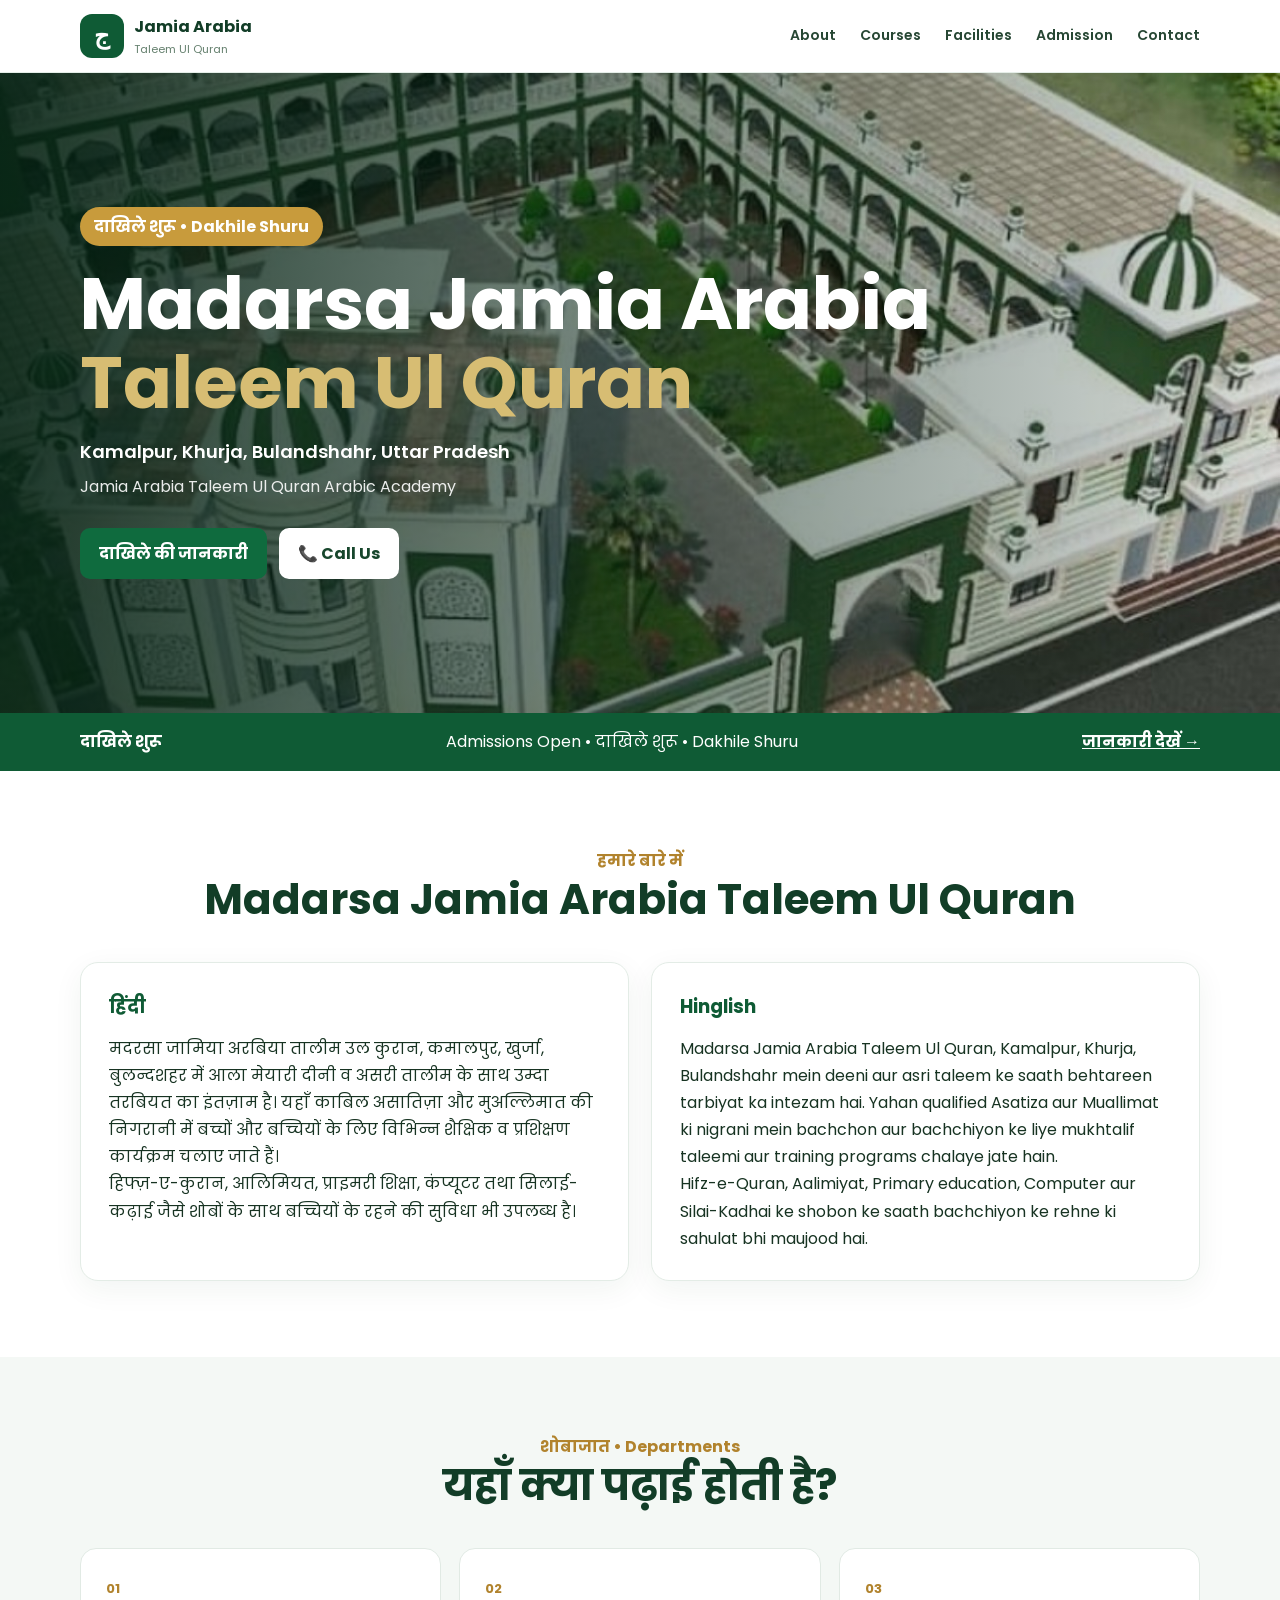
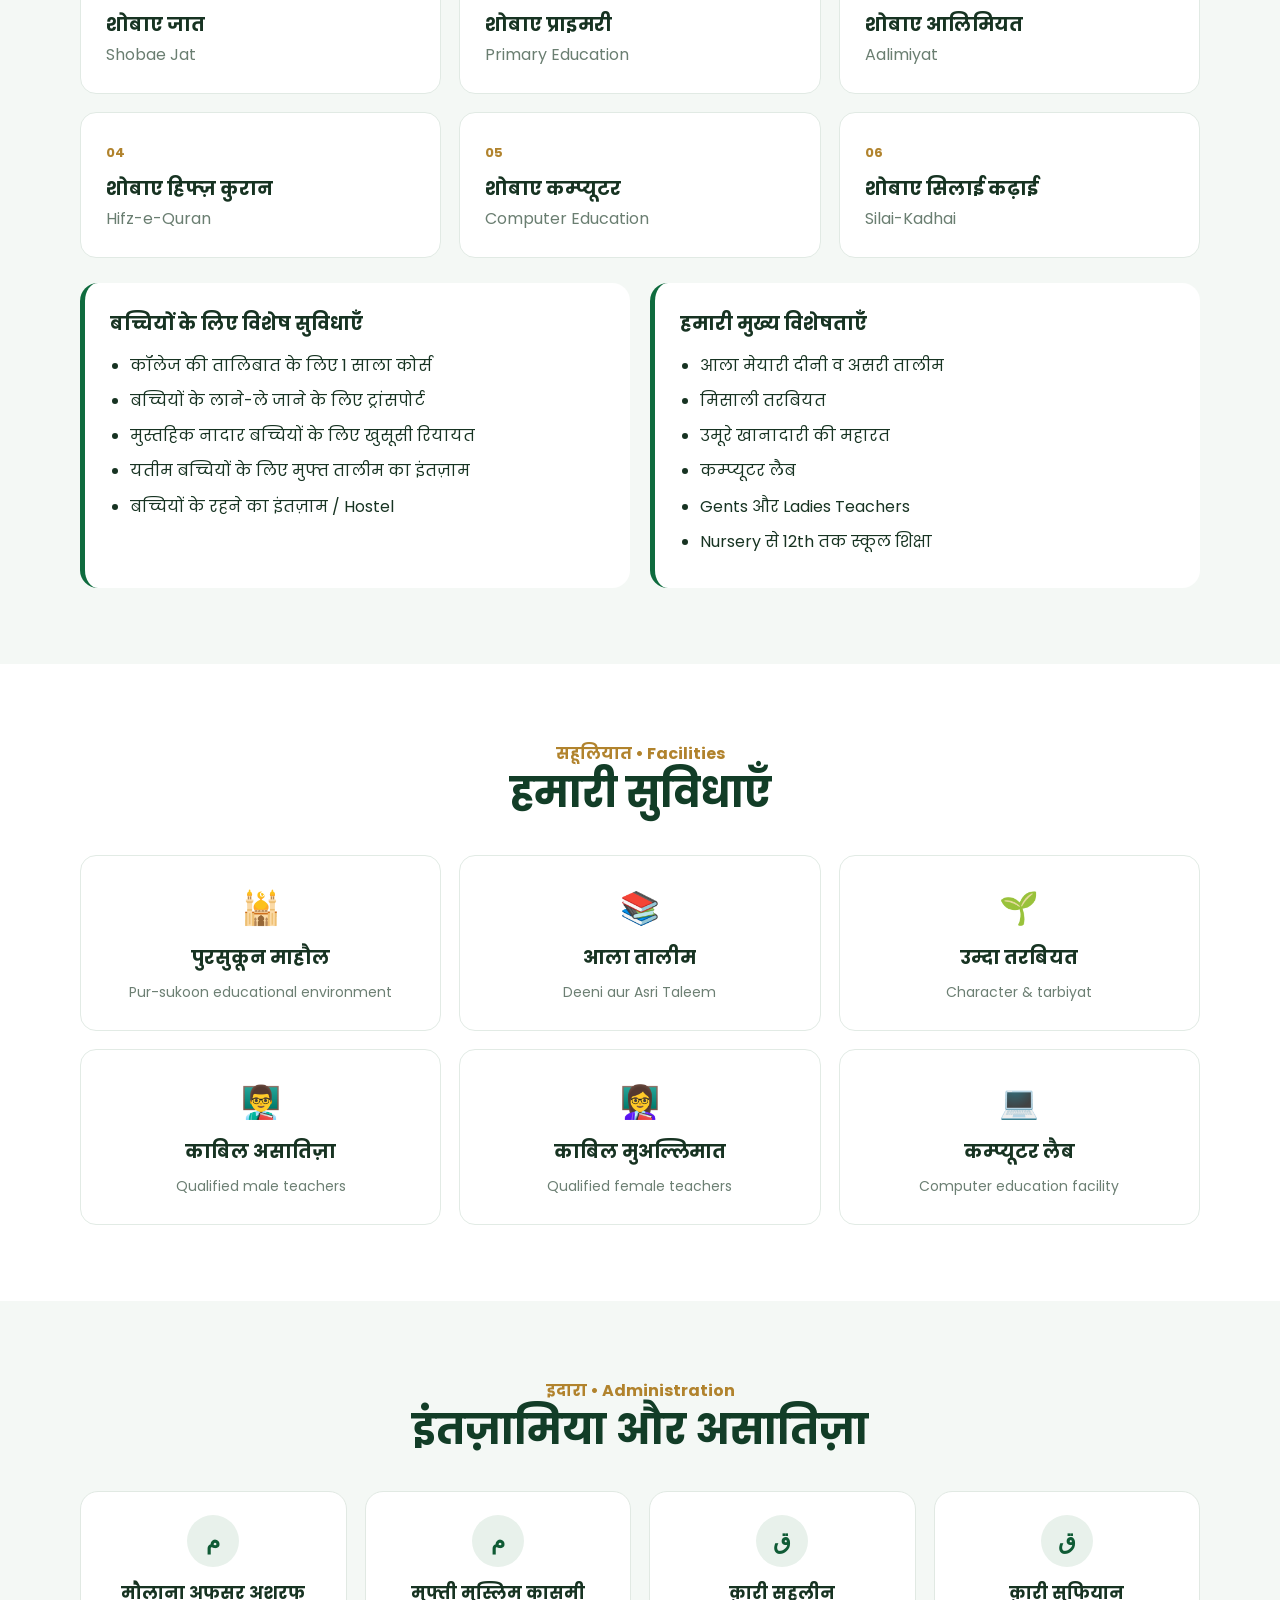
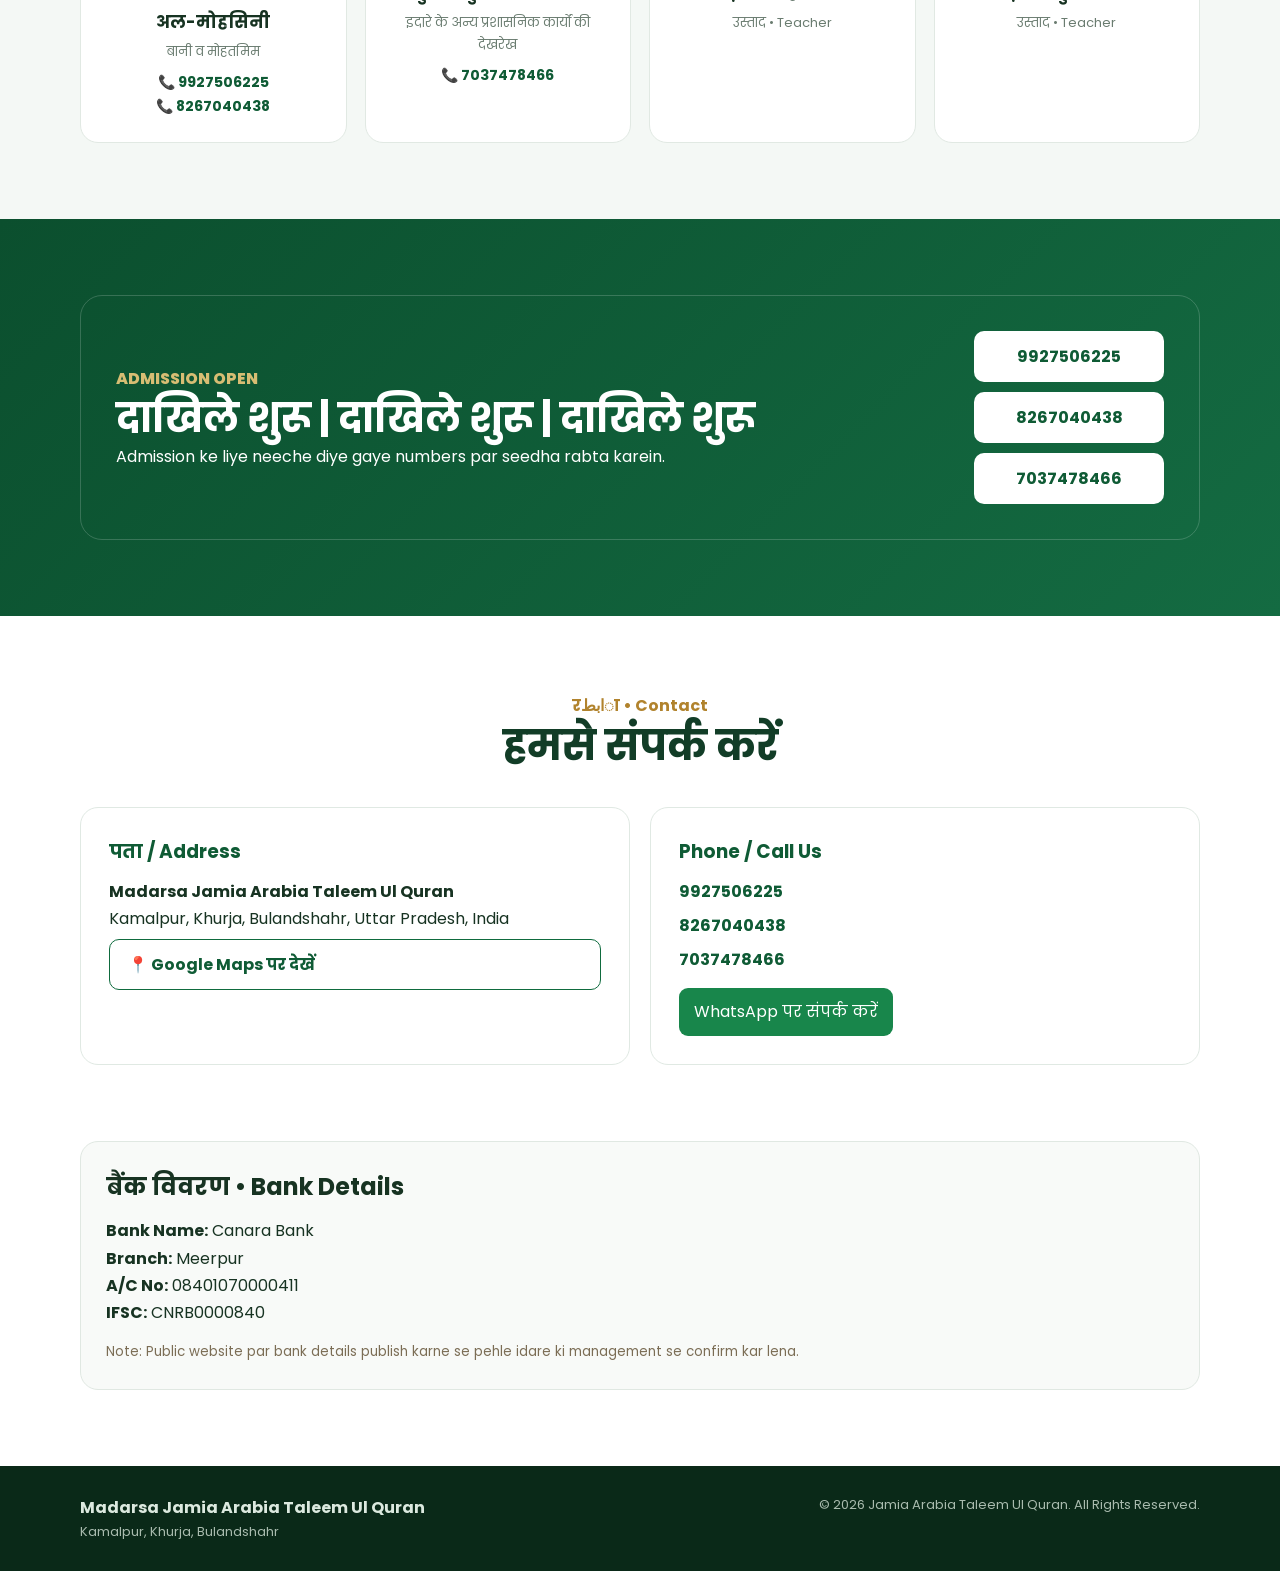
<file: index.html>
<!DOCTYPE html>
<html lang="hi">
<head>
  <meta name="google-site-verification" content="q1MXTMv_R-uVxiXWwUDn7SYHTCD_U3zQDXdaxJk8tZE" />
  <meta charset="UTF-8">
  <meta name="viewport" content="width=device-width, initial-scale=1.0">
  <meta name="description" content="Madarsa Jamia Arabia Taleem Ul Quran Kamalpur, Khurja, Bulandshahr - Deeni wa Asri Taleem, Hifz-e-Quran, Aalimiyat, Computer, Silai-Kadhai aur hostel ki sahulat.">
  <meta name="keywords" content="Jamia Arabia Taleem Ul Quran, Kamalpur, Khurja, Bulandshahr, Madrasa, Hifz Quran, Arabic Academy">
  <title>Madarsa Jamia Arabia Taleem Ul Quran | Kamalpur, Khurja</title>
  <link rel="preconnect" href="https://fonts.googleapis.com">
  <link rel="preconnect" href="https://fonts.gstatic.com" crossorigin>
  <link href="https://fonts.googleapis.com/css2?family=Noto+Sans+Devanagari:wght@400;500;600;700;800&family=Poppins:wght@400;500;600;700;800&display=swap" rel="stylesheet">
  <link rel="stylesheet" href="style.css">
</head>
<body>
  <header class="header">
    <div class="container nav">
      <a class="brand" href="#home">
        <span class="brand-mark">ج</span>
        <span>
          <strong>Jamia Arabia</strong>
          <small>Taleem Ul Quran</small>
        </span>
      </a>
      <button class="menu-btn" aria-label="Menu">☰</button>
      <nav class="nav-links">
        <a href="#about">About</a>
        <a href="#courses">Courses</a>
        <a href="#facilities">Facilities</a>
        <a href="#admission">Admission</a>
        <a href="#contact">Contact</a>
      </nav>
    </div>
  </header>

  <main id="home">
    <section class="hero">
      <img src="madrasa.jpg" alt="Jamia Arabia Taleem Ul Quran campus" class="hero-img">
      <div class="hero-overlay"></div>
      <div class="hero-content container">
        <div class="badge">दाखिले शुरू • Dakhile Shuru</div>
        <h1>Madarsa Jamia Arabia<br><span>Taleem Ul Quran</span></h1>
        <p class="hero-location">Kamalpur, Khurja, Bulandshahr, Uttar Pradesh</p>
        <p class="hero-sub">Jamia Arabia Taleem Ul Quran Arabic Academy</p>
        <div class="hero-buttons">
          <a href="#admission" class="btn primary">दाखिले की जानकारी</a>
          <a href="tel:9927506225" class="btn light">📞 Call Us</a>
        </div>
      </div>
    </section>

    <section class="notice">
      <div class="container notice-inner">
        <strong>दाखिले शुरू</strong>
        <span>Admissions Open • दाखिले शुरू • Dakhile Shuru</span>
        <a href="#admission">जानकारी देखें →</a>
      </div>
    </section>

    <section id="about" class="section">
      <div class="container">
        <div class="section-title">
          <span>हमारे बारे में</span>
          <h2>Madarsa Jamia Arabia Taleem Ul Quran</h2>
        </div>
        <div class="about-grid">
          <div class="card">
            <h3>हिंदी</h3>
            <p>मदरसा जामिया अरबिया तालीम उल कुरान, कमालपुर, खुर्जा, बुलन्दशहर में आला मेयारी दीनी व असरी तालीम के साथ उम्दा तरबियत का इंतज़ाम है। यहाँ काबिल असातिज़ा और मुअल्लिमात की निगरानी में बच्चों और बच्चियों के लिए विभिन्न शैक्षिक व प्रशिक्षण कार्यक्रम चलाए जाते हैं।</p>
            <p>हिफ्ज़-ए-कुरान, आलिमियत, प्राइमरी शिक्षा, कंप्यूटर तथा सिलाई-कढ़ाई जैसे शोबों के साथ बच्चियों के रहने की सुविधा भी उपलब्ध है।</p>
          </div>
          <div class="card">
            <h3>Hinglish</h3>
            <p>Madarsa Jamia Arabia Taleem Ul Quran, Kamalpur, Khurja, Bulandshahr mein deeni aur asri taleem ke saath behtareen tarbiyat ka intezam hai. Yahan qualified Asatiza aur Muallimat ki nigrani mein bachchon aur bachchiyon ke liye mukhtalif taleemi aur training programs chalaye jate hain.</p>
            <p>Hifz-e-Quran, Aalimiyat, Primary education, Computer aur Silai-Kadhai ke shobon ke saath bachchiyon ke rehne ki sahulat bhi maujood hai.</p>
          </div>
        </div>
      </div>
    </section>

    <section id="courses" class="section alt">
      <div class="container">
        <div class="section-title">
          <span>शोबाजात • Departments</span>
          <h2>यहाँ क्या पढ़ाई होती है?</h2>
        </div>
        <div class="course-grid">
          <div class="course"><b>01</b><h3>शोबाए जात</h3><p>Shobae Jat</p></div>
          <div class="course"><b>02</b><h3>शोबाए प्राइमरी</h3><p>Primary Education</p></div>
          <div class="course"><b>03</b><h3>शोबाए आलिमियत</h3><p>Aalimiyat</p></div>
          <div class="course"><b>04</b><h3>शोबाए हिफ्ज़ कुरान</h3><p>Hifz-e-Quran</p></div>
          <div class="course"><b>05</b><h3>शोबाए कम्प्यूटर</h3><p>Computer Education</p></div>
          <div class="course"><b>06</b><h3>शोबाए सिलाई कढ़ाई</h3><p>Silai-Kadhai</p></div>
        </div>

        <div class="highlight-grid">
          <div class="highlight">
            <h3>बच्चियों के लिए विशेष सुविधाएँ</h3>
            <ul>
              <li>कॉलेज की तालिबात के लिए 1 साला कोर्स</li>
              <li>बच्चियों के लाने-ले जाने के लिए ट्रांसपोर्ट</li>
              <li>मुस्तहिक नादार बच्चियों के लिए खुसूसी रियायत</li>
              <li>यतीम बच्चियों के लिए मुफ्त तालीम का इंतज़ाम</li>
              <li>बच्चियों के रहने का इंतज़ाम / Hostel</li>
            </ul>
          </div>
          <div class="highlight">
            <h3>हमारी मुख्य विशेषताएँ</h3>
            <ul>
              <li>आला मेयारी दीनी व असरी तालीम</li>
              <li>मिसाली तरबियत</li>
              <li>उमूरे खानादारी की महारत</li>
              <li>कम्प्यूटर लैब</li>
              <li>Gents और Ladies Teachers</li>
              <li>Nursery से 12th तक स्कूल शिक्षा</li>
            </ul>
          </div>
        </div>
      </div>
    </section>

    <section id="facilities" class="section">
      <div class="container">
        <div class="section-title">
          <span>सहूलियात • Facilities</span>
          <h2>हमारी सुविधाएँ</h2>
        </div>
        <div class="facility-grid">
          <div class="facility"><span>🕌</span><h3>पुरसुकून माहौल</h3><p>Pur-sukoon educational environment</p></div>
          <div class="facility"><span>📚</span><h3>आला तालीम</h3><p>Deeni aur Asri Taleem</p></div>
          <div class="facility"><span>🌱</span><h3>उम्दा तरबियत</h3><p>Character & tarbiyat</p></div>
          <div class="facility"><span>👨‍🏫</span><h3>काबिल असातिज़ा</h3><p>Qualified male teachers</p></div>
          <div class="facility"><span>👩‍🏫</span><h3>काबिल मुअल्लिमात</h3><p>Qualified female teachers</p></div>
          <div class="facility"><span>💻</span><h3>कम्प्यूटर लैब</h3><p>Computer education facility</p></div>
        </div>
      </div>
    </section>

    <section class="section alt">
      <div class="container">
        <div class="section-title">
          <span>इदारा • Administration</span>
          <h2>इंतज़ामिया और असातिज़ा</h2>
        </div>
        <div class="people-grid">
          <div class="person">
            <div class="person-icon">م</div>
            <h3>मौलाना अफसर अशरफ अल-मोहसिनी</h3>
            <p>बानी व मोहतमिम</p>
            <a href="tel:9927506225">📞 9927506225</a>
            <a href="tel:8267040438">📞 8267040438</a>
          </div>
          <div class="person">
            <div class="person-icon">م</div>
            <h3>मुफ्ती मुस्लिम कासमी</h3>
            <p>इदारे के अन्य प्रशासनिक कार्यों की देखरेख</p>
            <a href="tel:7037478466">📞 7037478466</a>
          </div>
          <div class="person">
            <div class="person-icon">ق</div>
            <h3>क़ारी सहलीन</h3>
            <p>उस्ताद • Teacher</p>
          </div>
          <div class="person">
            <div class="person-icon">ق</div>
            <h3>क़ारी सुफियान</h3>
            <p>उस्ताद • Teacher</p>
          </div>
        </div>
      </div>
    </section>

    <section id="admission" class="section admission">
      <div class="container">
        <div class="admission-box">
          <div>
            <span class="small-title">ADMISSION OPEN</span>
            <h2>दाखिले शुरू | दाखिले शुरू | दाखिले शुरू</h2>
            <p>Admission ke liye neeche diye gaye numbers par seedha rabta karein.</p>
          </div>
          <div class="call-buttons">
            <a href="tel:9927506225" class="btn primary">9927506225</a>
            <a href="tel:8267040438" class="btn primary">8267040438</a>
            <a href="tel:7037478466" class="btn primary">7037478466</a>
          </div>
        </div>
      </div>
    </section>

    <section id="contact" class="section">
      <div class="container">
        <div class="section-title">
          <span>रابطा • Contact</span>
          <h2>हमसे संपर्क करें</h2>
        </div>
        <div class="contact-grid">
          <div class="contact-card">
            <h3>पता / Address</h3>
            <p><strong>Madarsa Jamia Arabia Taleem Ul Quran</strong><br>Kamalpur, Khurja, Bulandshahr, Uttar Pradesh, India</p>
            <a class="btn outline" target="_blank" rel="noopener" href="https://www.google.com/maps/search/?api=1&query=Madarsa+Jamia+Arabia+Taleem+Ul+Quran+Kamalpur+Khurja+Bulandshahr">📍 Google Maps पर देखें</a>
          </div>
          <div class="contact-card">
            <h3>Phone / Call Us</h3>
            <a href="tel:9927506225">9927506225</a>
            <a href="tel:8267040438">8267040438</a>
            <a href="tel:7037478466">7037478466</a>
            <div class="whatsapp">
              <a target="_blank" rel="noopener" href="https://wa.me/919927506225">WhatsApp पर संपर्क करें</a>
            </div>
          </div>
        </div>
      </div>
    </section>

    <section class="section bank">
      <div class="container">
        <div class="bank-card">
          <h2>बैंक विवरण • Bank Details</h2>
          <p><strong>Bank Name:</strong> Canara Bank</p>
          <p><strong>Branch:</strong> Meerpur</p>
          <p><strong>A/C No:</strong> 08401070000411</p>
          <p><strong>IFSC:</strong> CNRB0000840</p>
          <small>Note: Public website par bank details publish karne se pehle idare ki management se confirm kar lena.</small>
        </div>
      </div>
    </section>
  </main>

  <footer>
    <div class="container footer-inner">
      <div>
        <strong>Madarsa Jamia Arabia Taleem Ul Quran</strong>
        <p>Kamalpur, Khurja, Bulandshahr</p>
      </div>
      <p>© <span id="year"></span> Jamia Arabia Taleem Ul Quran. All Rights Reserved.</p>
    </div>
  </footer>

  <script src="script.js"></script>
</body>
</html>
</file>
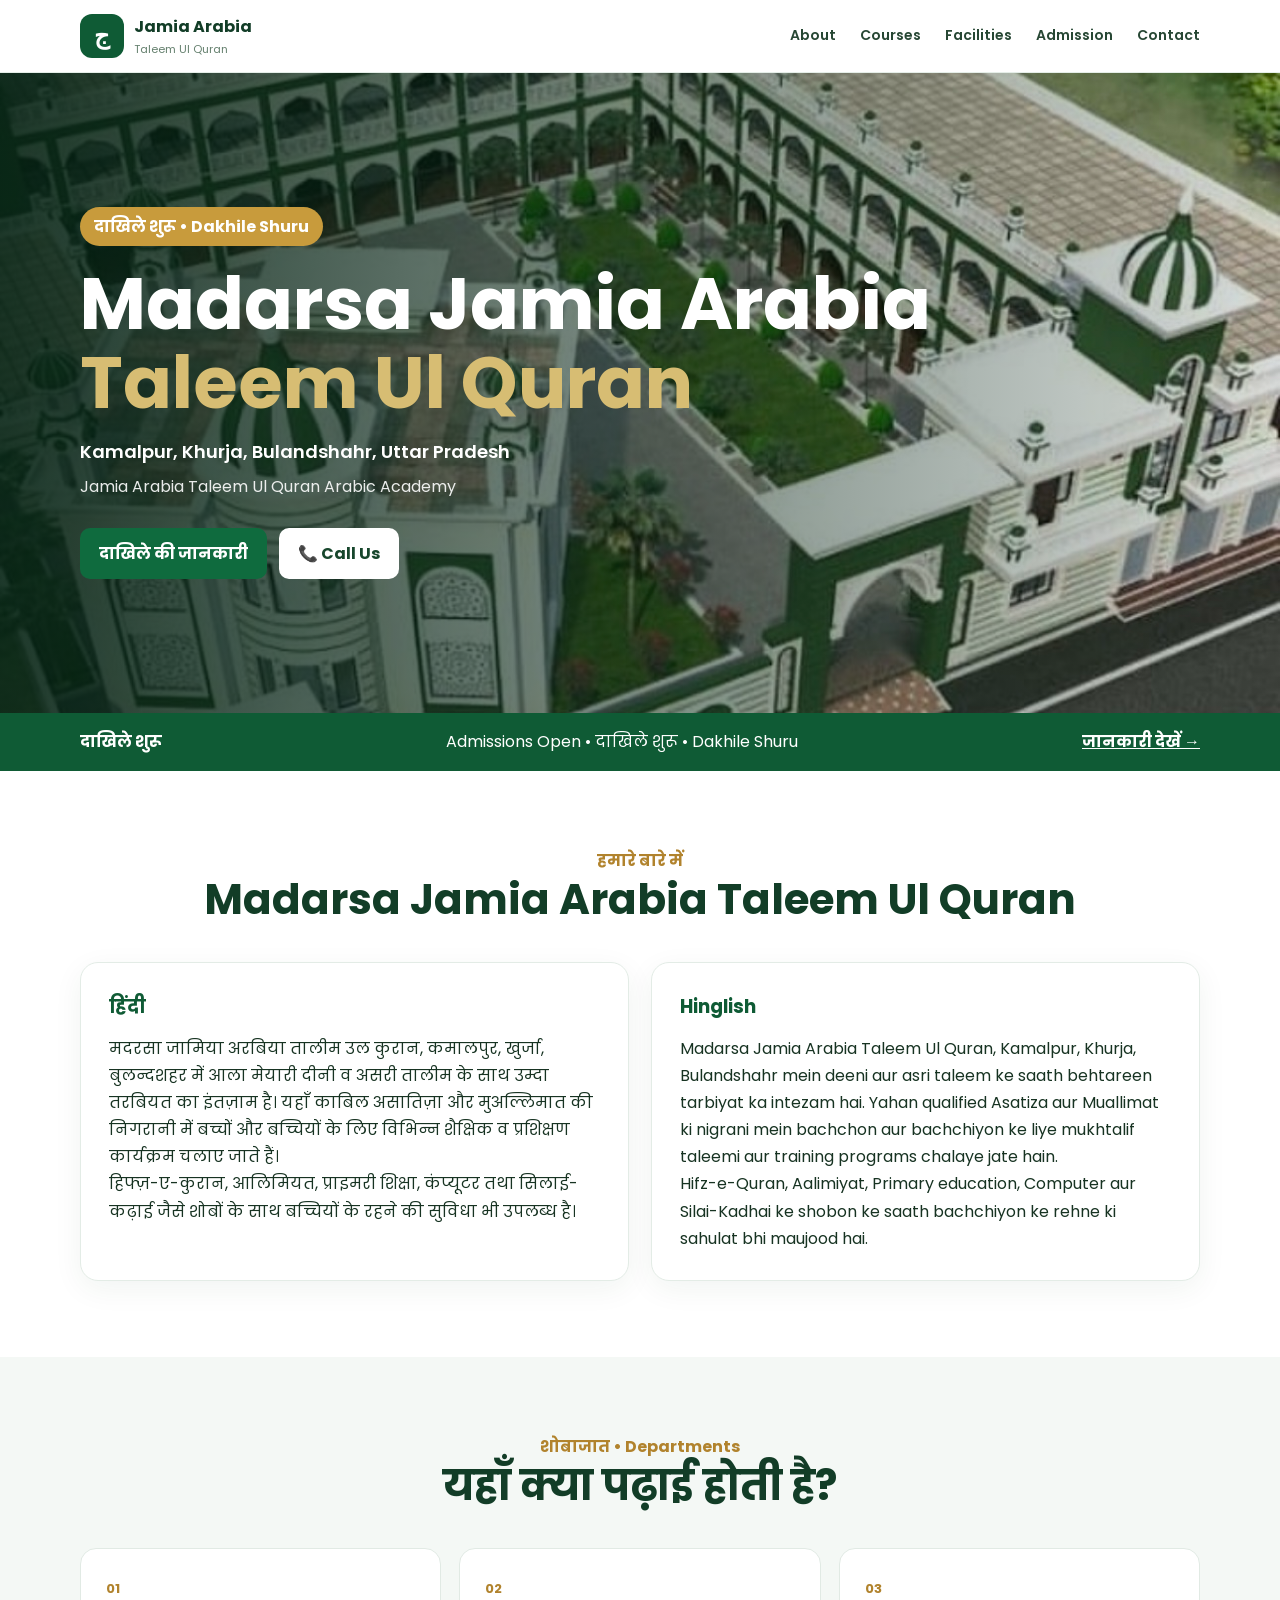
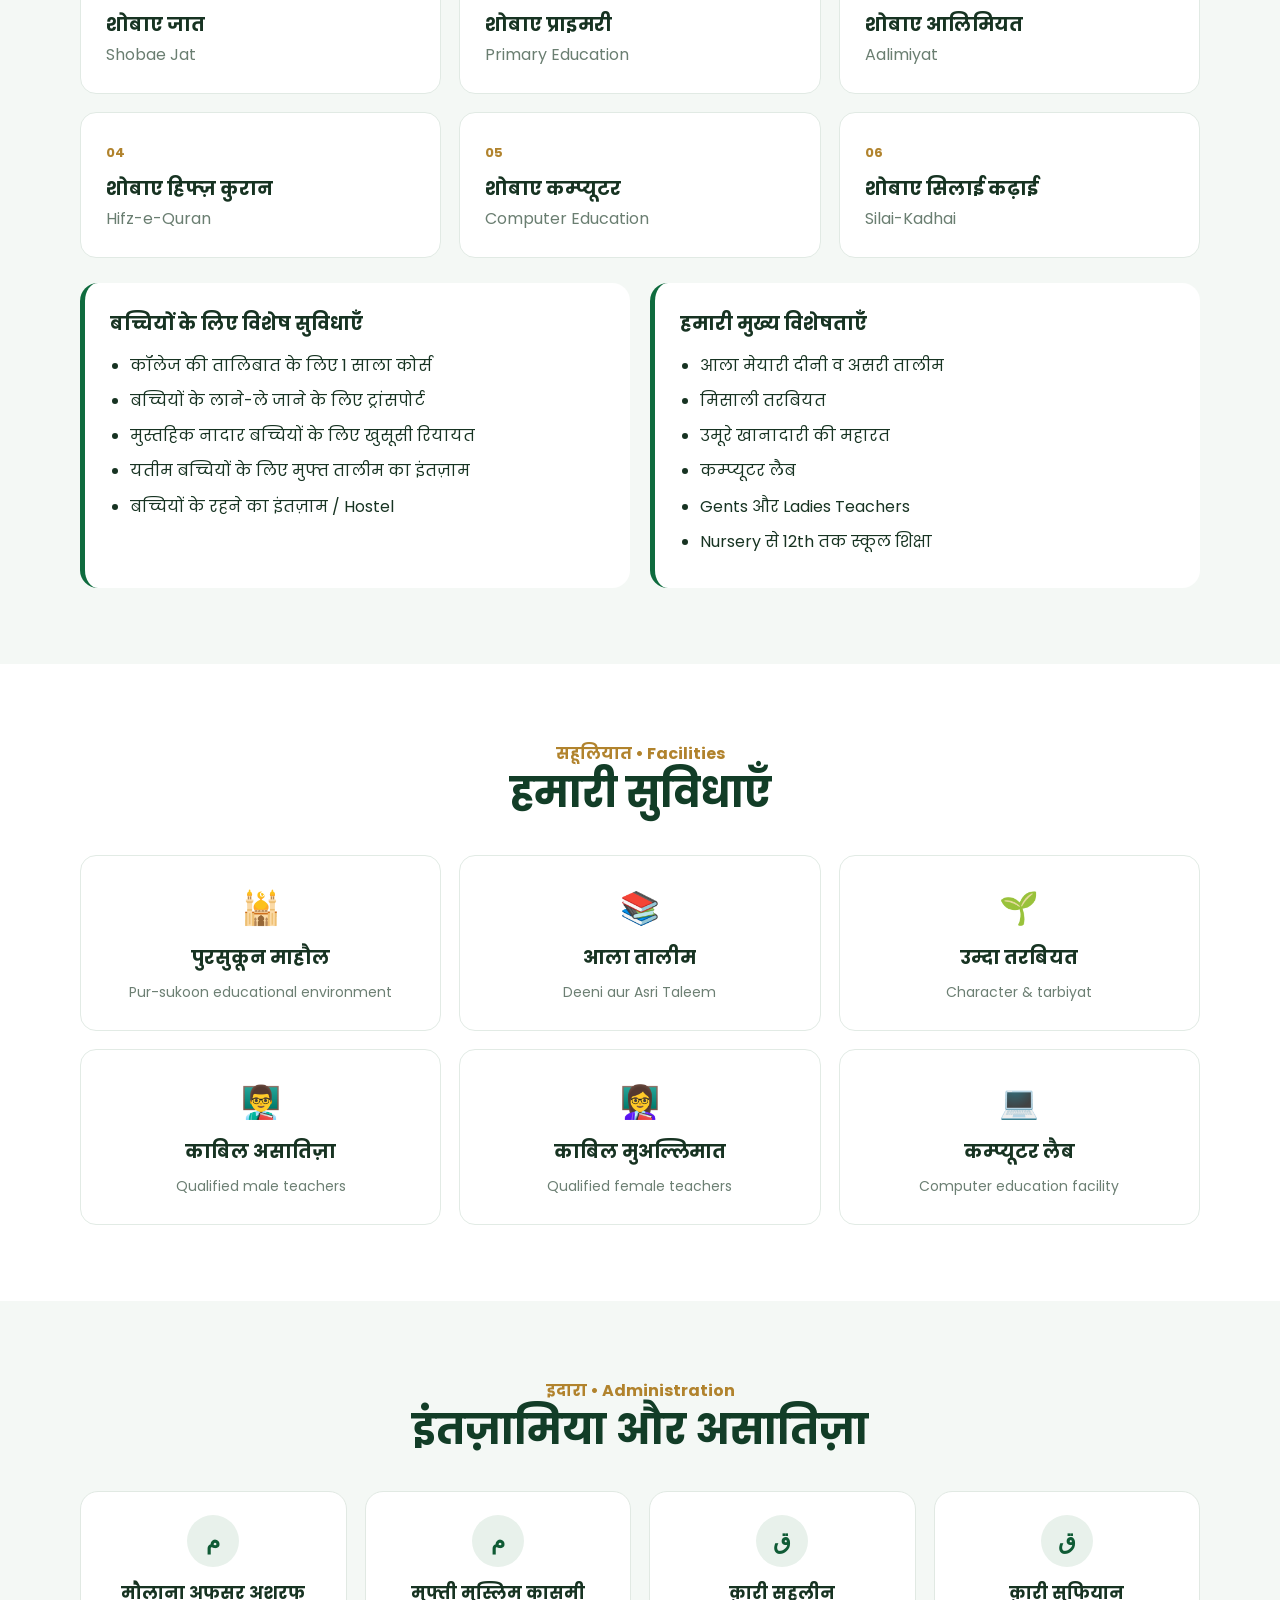
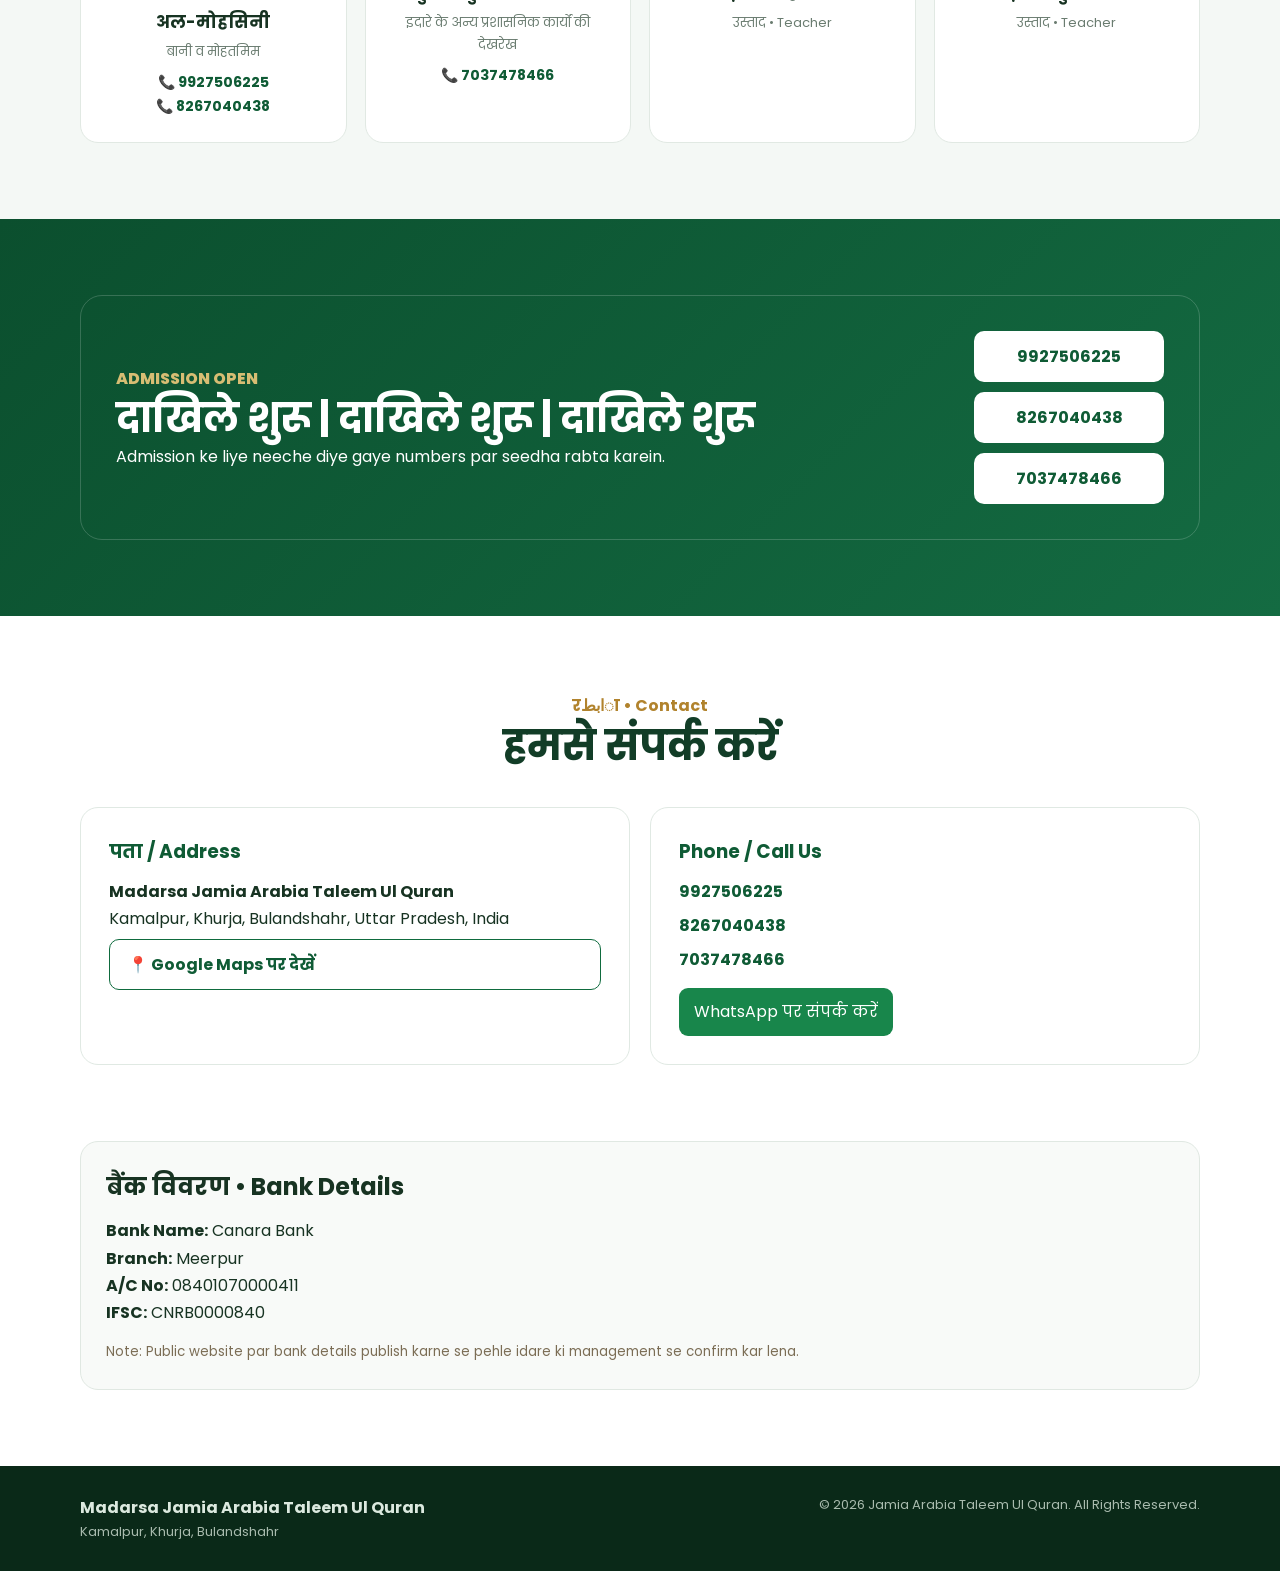
<file: index[1].html>
<!DOCTYPE html>
<html lang="hi">
<head>
  <meta charset="UTF-8">
  <meta name="viewport" content="width=device-width, initial-scale=1.0">
  <meta name="description" content="Madarsa Jamia Arabia Taleem Ul Quran Kamalpur, Khurja, Bulandshahr - Deeni wa Asri Taleem, Hifz-e-Quran, Aalimiyat, Computer, Silai-Kadhai aur hostel ki sahulat.">
  <meta name="keywords" content="Jamia Arabia Taleem Ul Quran, Kamalpur, Khurja, Bulandshahr, Madrasa, Hifz Quran, Arabic Academy">
  <title>Madarsa Jamia Arabia Taleem Ul Quran | Kamalpur, Khurja</title>
  <link rel="preconnect" href="https://fonts.googleapis.com">
  <link rel="preconnect" href="https://fonts.gstatic.com" crossorigin>
  <link href="https://fonts.googleapis.com/css2?family=Noto+Sans+Devanagari:wght@400;500;600;700;800&family=Poppins:wght@400;500;600;700;800&display=swap" rel="stylesheet">
  <link rel="stylesheet" href="style.css">
</head>
<body>
  <header class="header">
    <div class="container nav">
      <a class="brand" href="#home">
        <span class="brand-mark">ج</span>
        <span>
          <strong>Jamia Arabia</strong>
          <small>Taleem Ul Quran</small>
        </span>
      </a>
      <button class="menu-btn" aria-label="Menu">☰</button>
      <nav class="nav-links">
        <a href="#about">About</a>
        <a href="#courses">Courses</a>
        <a href="#facilities">Facilities</a>
        <a href="#admission">Admission</a>
        <a href="#contact">Contact</a>
      </nav>
    </div>
  </header>

  <main id="home">
    <section class="hero">
      <img src="madrasa.jpg" alt="Jamia Arabia Taleem Ul Quran campus" class="hero-img">
      <div class="hero-overlay"></div>
      <div class="hero-content container">
        <div class="badge">दाखिले शुरू • Dakhile Shuru</div>
        <h1>Madarsa Jamia Arabia<br><span>Taleem Ul Quran</span></h1>
        <p class="hero-location">Kamalpur, Khurja, Bulandshahr, Uttar Pradesh</p>
        <p class="hero-sub">Jamia Arabia Taleem Ul Quran Arabic Academy</p>
        <div class="hero-buttons">
          <a href="#admission" class="btn primary">दाखिले की जानकारी</a>
          <a href="tel:9927506225" class="btn light">📞 Call Us</a>
        </div>
      </div>
    </section>

    <section class="notice">
      <div class="container notice-inner">
        <strong>दाखिले शुरू</strong>
        <span>Admissions Open • दाखिले शुरू • Dakhile Shuru</span>
        <a href="#admission">जानकारी देखें →</a>
      </div>
    </section>

    <section id="about" class="section">
      <div class="container">
        <div class="section-title">
          <span>हमारे बारे में</span>
          <h2>Madarsa Jamia Arabia Taleem Ul Quran</h2>
        </div>
        <div class="about-grid">
          <div class="card">
            <h3>हिंदी</h3>
            <p>मदरसा जामिया अरबिया तालीम उल कुरान, कमालपुर, खुर्जा, बुलन्दशहर में आला मेयारी दीनी व असरी तालीम के साथ उम्दा तरबियत का इंतज़ाम है। यहाँ काबिल असातिज़ा और मुअल्लिमात की निगरानी में बच्चों और बच्चियों के लिए विभिन्न शैक्षिक व प्रशिक्षण कार्यक्रम चलाए जाते हैं।</p>
            <p>हिफ्ज़-ए-कुरान, आलिमियत, प्राइमरी शिक्षा, कंप्यूटर तथा सिलाई-कढ़ाई जैसे शोबों के साथ बच्चियों के रहने की सुविधा भी उपलब्ध है।</p>
          </div>
          <div class="card">
            <h3>Hinglish</h3>
            <p>Madarsa Jamia Arabia Taleem Ul Quran, Kamalpur, Khurja, Bulandshahr mein deeni aur asri taleem ke saath behtareen tarbiyat ka intezam hai. Yahan qualified Asatiza aur Muallimat ki nigrani mein bachchon aur bachchiyon ke liye mukhtalif taleemi aur training programs chalaye jate hain.</p>
            <p>Hifz-e-Quran, Aalimiyat, Primary education, Computer aur Silai-Kadhai ke shobon ke saath bachchiyon ke rehne ki sahulat bhi maujood hai.</p>
          </div>
        </div>
      </div>
    </section>

    <section id="courses" class="section alt">
      <div class="container">
        <div class="section-title">
          <span>शोबाजात • Departments</span>
          <h2>यहाँ क्या पढ़ाई होती है?</h2>
        </div>
        <div class="course-grid">
          <div class="course"><b>01</b><h3>शोबाए जात</h3><p>Shobae Jat</p></div>
          <div class="course"><b>02</b><h3>शोबाए प्राइमरी</h3><p>Primary Education</p></div>
          <div class="course"><b>03</b><h3>शोबाए आलिमियत</h3><p>Aalimiyat</p></div>
          <div class="course"><b>04</b><h3>शोबाए हिफ्ज़ कुरान</h3><p>Hifz-e-Quran</p></div>
          <div class="course"><b>05</b><h3>शोबाए कम्प्यूटर</h3><p>Computer Education</p></div>
          <div class="course"><b>06</b><h3>शोबाए सिलाई कढ़ाई</h3><p>Silai-Kadhai</p></div>
        </div>

        <div class="highlight-grid">
          <div class="highlight">
            <h3>बच्चियों के लिए विशेष सुविधाएँ</h3>
            <ul>
              <li>कॉलेज की तालिबात के लिए 1 साला कोर्स</li>
              <li>बच्चियों के लाने-ले जाने के लिए ट्रांसपोर्ट</li>
              <li>मुस्तहिक नादार बच्चियों के लिए खुसूसी रियायत</li>
              <li>यतीम बच्चियों के लिए मुफ्त तालीम का इंतज़ाम</li>
              <li>बच्चियों के रहने का इंतज़ाम / Hostel</li>
            </ul>
          </div>
          <div class="highlight">
            <h3>हमारी मुख्य विशेषताएँ</h3>
            <ul>
              <li>आला मेयारी दीनी व असरी तालीम</li>
              <li>मिसाली तरबियत</li>
              <li>उमूरे खानादारी की महारत</li>
              <li>कम्प्यूटर लैब</li>
              <li>Gents और Ladies Teachers</li>
              <li>Nursery से 12th तक स्कूल शिक्षा</li>
            </ul>
          </div>
        </div>
      </div>
    </section>

    <section id="facilities" class="section">
      <div class="container">
        <div class="section-title">
          <span>सहूलियात • Facilities</span>
          <h2>हमारी सुविधाएँ</h2>
        </div>
        <div class="facility-grid">
          <div class="facility"><span>🕌</span><h3>पुरसुकून माहौल</h3><p>Pur-sukoon educational environment</p></div>
          <div class="facility"><span>📚</span><h3>आला तालीम</h3><p>Deeni aur Asri Taleem</p></div>
          <div class="facility"><span>🌱</span><h3>उम्दा तरबियत</h3><p>Character & tarbiyat</p></div>
          <div class="facility"><span>👨‍🏫</span><h3>काबिल असातिज़ा</h3><p>Qualified male teachers</p></div>
          <div class="facility"><span>👩‍🏫</span><h3>काबिल मुअल्लिमात</h3><p>Qualified female teachers</p></div>
          <div class="facility"><span>💻</span><h3>कम्प्यूटर लैब</h3><p>Computer education facility</p></div>
        </div>
      </div>
    </section>

    <section class="section alt">
      <div class="container">
        <div class="section-title">
          <span>इदारा • Administration</span>
          <h2>इंतज़ामिया और असातिज़ा</h2>
        </div>
        <div class="people-grid">
          <div class="person">
            <div class="person-icon">م</div>
            <h3>मौलाना अफसर अशरफ अल-मोहसिनी</h3>
            <p>बानी व मोहतमिम</p>
            <a href="tel:9927506225">📞 9927506225</a>
            <a href="tel:8267040438">📞 8267040438</a>
          </div>
          <div class="person">
            <div class="person-icon">م</div>
            <h3>मुफ्ती मुस्लिम कासमी</h3>
            <p>इदारे के अन्य प्रशासनिक कार्यों की देखरेख</p>
            <a href="tel:7037478466">📞 7037478466</a>
          </div>
          <div class="person">
            <div class="person-icon">ق</div>
            <h3>क़ारी सहलीन</h3>
            <p>उस्ताद • Teacher</p>
          </div>
          <div class="person">
            <div class="person-icon">ق</div>
            <h3>क़ारी सुफियान</h3>
            <p>उस्ताद • Teacher</p>
          </div>
        </div>
      </div>
    </section>

    <section id="admission" class="section admission">
      <div class="container">
        <div class="admission-box">
          <div>
            <span class="small-title">ADMISSION OPEN</span>
            <h2>दाखिले शुरू | दाखिले शुरू | दाखिले शुरू</h2>
            <p>Admission ke liye neeche diye gaye numbers par seedha rabta karein.</p>
          </div>
          <div class="call-buttons">
            <a href="tel:9927506225" class="btn primary">9927506225</a>
            <a href="tel:8267040438" class="btn primary">8267040438</a>
            <a href="tel:7037478466" class="btn primary">7037478466</a>
          </div>
        </div>
      </div>
    </section>

    <section id="contact" class="section">
      <div class="container">
        <div class="section-title">
          <span>रابطा • Contact</span>
          <h2>हमसे संपर्क करें</h2>
        </div>
        <div class="contact-grid">
          <div class="contact-card">
            <h3>पता / Address</h3>
            <p><strong>Madarsa Jamia Arabia Taleem Ul Quran</strong><br>Kamalpur, Khurja, Bulandshahr, Uttar Pradesh, India</p>
            <a class="btn outline" target="_blank" rel="noopener" href="https://www.google.com/maps/search/?api=1&query=Madarsa+Jamia+Arabia+Taleem+Ul+Quran+Kamalpur+Khurja+Bulandshahr">📍 Google Maps पर देखें</a>
          </div>
          <div class="contact-card">
            <h3>Phone / Call Us</h3>
            <a href="tel:9927506225">9927506225</a>
            <a href="tel:8267040438">8267040438</a>
            <a href="tel:7037478466">7037478466</a>
            <div class="whatsapp">
              <a target="_blank" rel="noopener" href="https://wa.me/919927506225">WhatsApp पर संपर्क करें</a>
            </div>
          </div>
        </div>
      </div>
    </section>

    <section class="section bank">
      <div class="container">
        <div class="bank-card">
          <h2>बैंक विवरण • Bank Details</h2>
          <p><strong>Bank Name:</strong> Canara Bank</p>
          <p><strong>Branch:</strong> Meerpur</p>
          <p><strong>A/C No:</strong> 08401070000411</p>
          <p><strong>IFSC:</strong> CNRB0000840</p>
          <small>Note: Public website par bank details publish karne se pehle idare ki management se confirm kar lena.</small>
        </div>
      </div>
    </section>
  </main>

  <footer>
    <div class="container footer-inner">
      <div>
        <strong>Madarsa Jamia Arabia Taleem Ul Quran</strong>
        <p>Kamalpur, Khurja, Bulandshahr</p>
      </div>
      <p>© <span id="year"></span> Jamia Arabia Taleem Ul Quran. All Rights Reserved.</p>
    </div>
  </footer>

  <script src="script.js"></script>
</body>
</html>
</file>
<file: style.css>
*{box-sizing:border-box;margin:0;padding:0}
html{scroll-behavior:smooth}
body{font-family:Poppins,"Noto Sans Devanagari",sans-serif;color:#173322;background:#fff;line-height:1.7}
.container{width:min(1120px,92%);margin:auto}
.header{position:sticky;top:0;z-index:50;background:rgba(255,255,255,.96);backdrop-filter:blur(10px);border-bottom:1px solid #e5eee8}
.nav{min-height:72px;display:flex;align-items:center;justify-content:space-between}
.brand{display:flex;align-items:center;gap:10px;text-decoration:none;color:#123d27}
.brand-mark{width:44px;height:44px;border-radius:12px;background:#0f5b35;color:#fff;display:grid;place-items:center;font-size:24px;font-weight:800}
.brand strong{display:block;font-size:16px}.brand small{display:block;color:#66816f;font-size:11px}
.nav-links{display:flex;gap:24px}.nav-links a{text-decoration:none;color:#274734;font-weight:600;font-size:14px}
.menu-btn{display:none;border:0;background:#0f5b35;color:white;border-radius:9px;padding:8px 12px;font-size:20px}
.hero{position:relative;min-height:640px;display:flex;align-items:center;overflow:hidden}
.hero-img{position:absolute;width:100%;height:100%;object-fit:cover;object-position:center}
.hero-overlay{position:absolute;inset:0;background:linear-gradient(90deg,rgba(5,35,20,.9),rgba(5,35,20,.52),rgba(5,35,20,.15))}
.hero-content{position:relative;color:white;padding-top:60px;padding-bottom:60px}
.badge{display:inline-block;background:#c89b3c;color:#fff;padding:6px 14px;border-radius:999px;font-weight:700;margin-bottom:18px}
.hero h1{font-size:clamp(38px,6vw,72px);line-height:1.1;margin-bottom:15px}.hero h1 span{color:#d7bd73}
.hero-location{font-size:18px;font-weight:600}.hero-sub{font-size:16px;opacity:.9;margin-top:5px}
.hero-buttons{display:flex;gap:12px;margin-top:28px;flex-wrap:wrap}
.btn{display:inline-block;text-decoration:none;padding:11px 18px;border-radius:10px;font-weight:700;border:1px solid transparent}
.primary{background:#0f6b3e;color:#fff}.light{background:#fff;color:#17462c}.outline{border-color:#0f6b3e;color:#0f6b3e}
.notice{background:#0f5b35;color:#fff}.notice-inner{min-height:58px;display:flex;align-items:center;justify-content:space-between;gap:15px}.notice a{color:#fff;font-weight:700}
.section{padding:76px 0}.alt{background:#f4f8f5}
.section-title{text-align:center;margin-bottom:35px}.section-title span{color:#b1832d;font-weight:700}.section-title h2{font-size:clamp(28px,4vw,42px);line-height:1.25;color:#123d27}
.about-grid{display:grid;grid-template-columns:1fr 1fr;gap:22px}.card{padding:28px;background:#fff;border:1px solid #e3ece6;border-radius:18px;box-shadow:0 8px 30px rgba(14,65,38,.06)}.card h3{margin-bottom:12px;color:#0f5b35}
.course-grid{display:grid;grid-template-columns:repeat(3,1fr);gap:18px}.course{background:#fff;padding:25px;border-radius:16px;border:1px solid #e1eae4;position:relative}.course b{color:#b1832d;font-size:13px}.course h3{margin-top:8px}.course p{color:#6a7e71}
.highlight-grid{display:grid;grid-template-columns:1fr 1fr;gap:20px;margin-top:25px}.highlight{background:#fff;border-radius:18px;padding:25px;border-left:5px solid #0f6b3e}.highlight h3{margin-bottom:12px}.highlight li{margin:8px 0;margin-left:20px}
.facility-grid{display:grid;grid-template-columns:repeat(3,1fr);gap:18px}.facility{padding:25px;text-align:center;border:1px solid #e2ebe5;border-radius:16px}.facility span{font-size:32px}.facility h3{margin:7px 0}.facility p{color:#6c7f73;font-size:14px}
.people-grid{display:grid;grid-template-columns:repeat(4,1fr);gap:18px}.person{background:#fff;border:1px solid #e1e9e3;border-radius:18px;padding:23px;text-align:center}.person-icon{width:52px;height:52px;border-radius:50%;margin:auto;background:#e8f1eb;color:#0f5b35;display:grid;place-items:center;font-size:23px;font-weight:800}.person h3{font-size:17px;margin:12px 0 4px}.person p{font-size:13px;color:#6a7c70;margin-bottom:8px}.person a{display:block;color:#0f5b35;text-decoration:none;font-weight:700;font-size:14px}
.admission{background:linear-gradient(135deg,#0b4f2e,#146b42);color:#fff}.admission-box{display:flex;align-items:center;justify-content:space-between;gap:30px;padding:35px;border:1px solid rgba(255,255,255,.18);border-radius:22px}.admission h2{font-size:clamp(24px,4vw,40px);line-height:1.25}.small-title{color:#d7bd73;font-weight:800}.call-buttons{display:flex;flex-direction:column;gap:10px;min-width:190px}.call-buttons .btn{background:#fff;color:#0f5b35;text-align:center}
.contact-grid{display:grid;grid-template-columns:1fr 1fr;gap:20px}.contact-card{border:1px solid #e0e9e3;border-radius:18px;padding:28px}.contact-card h3{color:#0f5b35;margin-bottom:10px}.contact-card>a{display:block;color:#0f5b35;text-decoration:none;font-weight:700;margin:7px 0}.whatsapp{margin-top:15px}.whatsapp a{display:inline-block;background:#18864b;color:#fff!important;padding:10px 15px;border-radius:9px;text-decoration:none}
.bank{padding-top:0}.bank-card{background:#f8faf8;border:1px solid #e0e8e2;padding:25px;border-radius:18px}.bank-card h2{margin-bottom:10px}.bank-card small{display:block;color:#7b6d55;margin-top:15px}
footer{background:#0a2918;color:#dce9df;padding:28px 0}.footer-inner{display:flex;justify-content:space-between;gap:20px}.footer-inner p{color:#a9bbae;font-size:13px}
@media(max-width:850px){.nav-links{display:none;position:absolute;top:72px;left:0;right:0;background:#fff;padding:16px 5%;box-shadow:0 10px 20px rgba(0,0,0,.08);flex-direction:column;gap:12px}.nav-links.open{display:flex}.menu-btn{display:block}.about-grid,.highlight-grid,.contact-grid{grid-template-columns:1fr}.course-grid{grid-template-columns:repeat(2,1fr)}.facility-grid{grid-template-columns:repeat(2,1fr)}.people-grid{grid-template-columns:repeat(2,1fr)}.admission-box{flex-direction:column;align-items:flex-start}.call-buttons{width:100%}}
@media(max-width:560px){.hero{min-height:590px}.hero-overlay{background:linear-gradient(90deg,rgba(5,35,20,.88),rgba(5,35,20,.45))}.hero h1{font-size:40px}.hero-location{font-size:15px}.notice-inner{padding:10px 0;flex-wrap:wrap}.notice-inner span{font-size:13px}.section{padding:55px 0}.course-grid,.facility-grid,.people-grid{grid-template-columns:1fr}.footer-inner{flex-direction:column}.brand-mark{width:40px;height:40px}}
</file>
